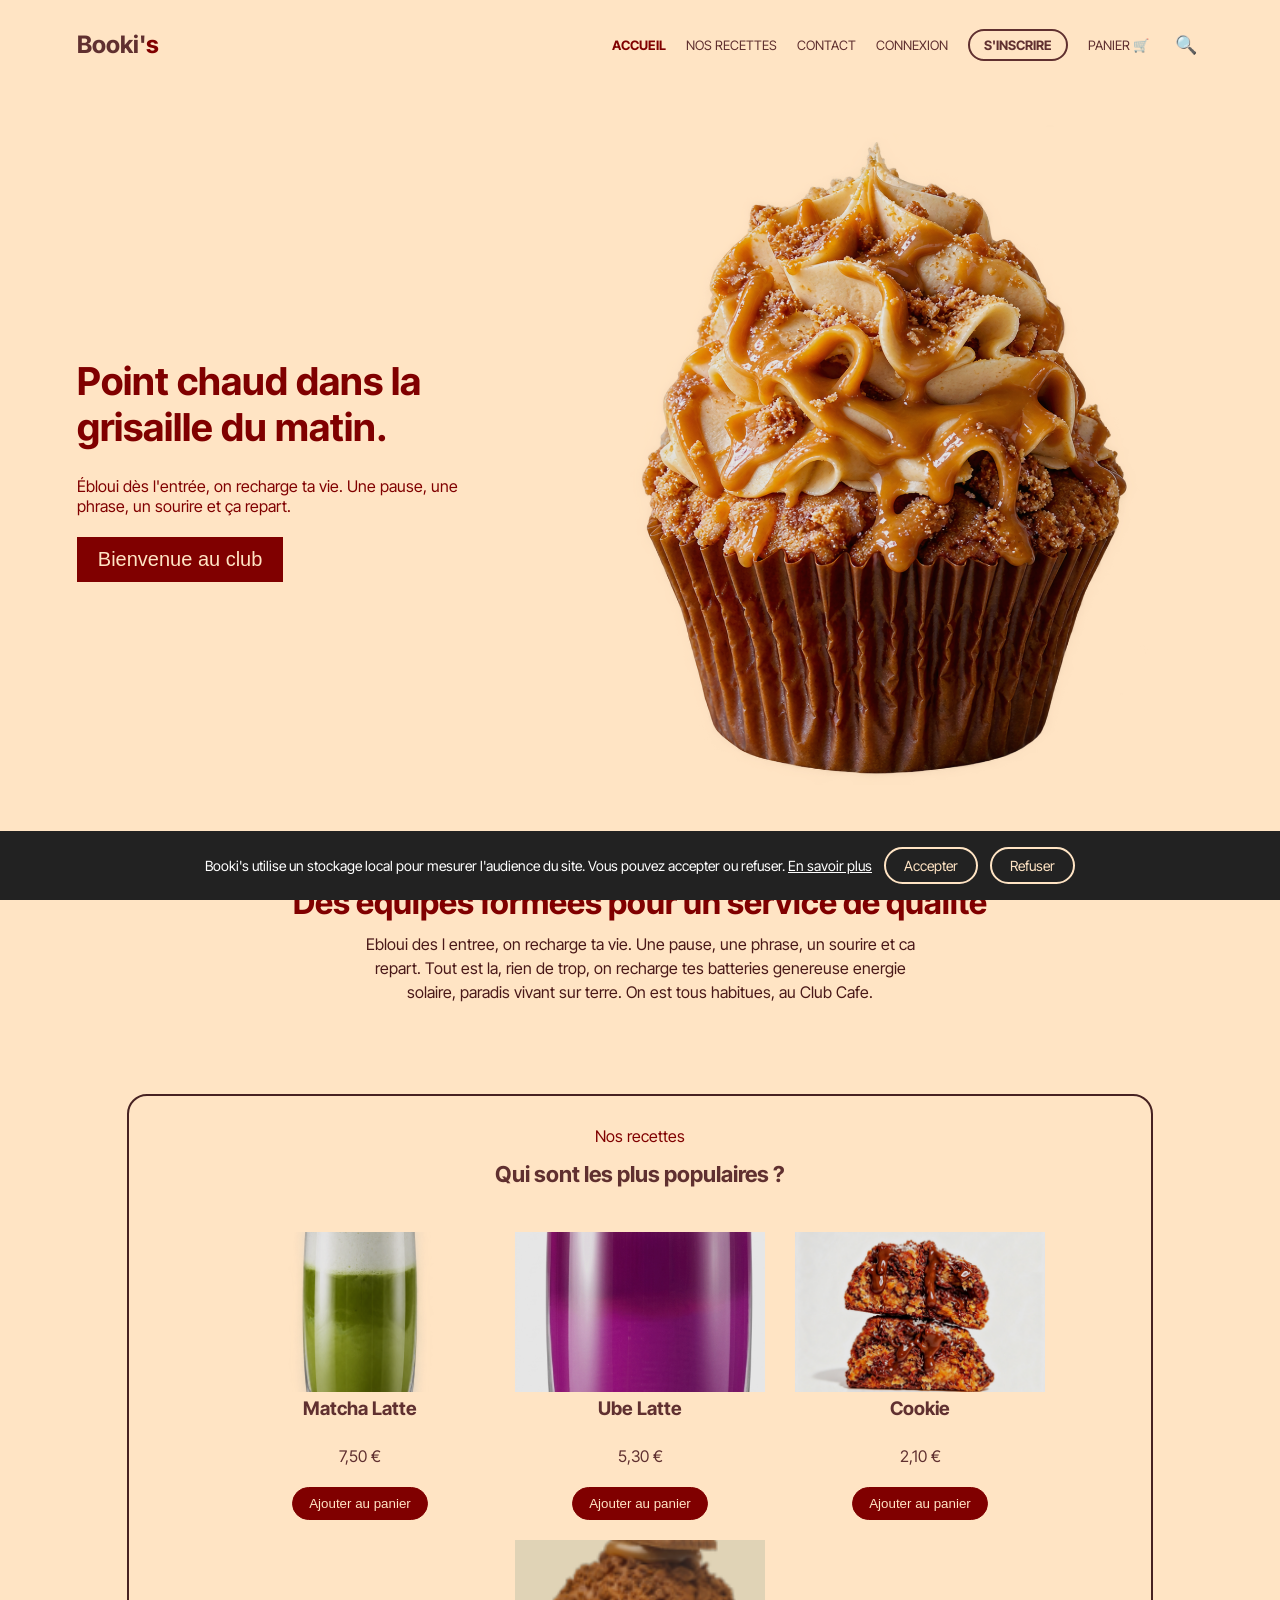
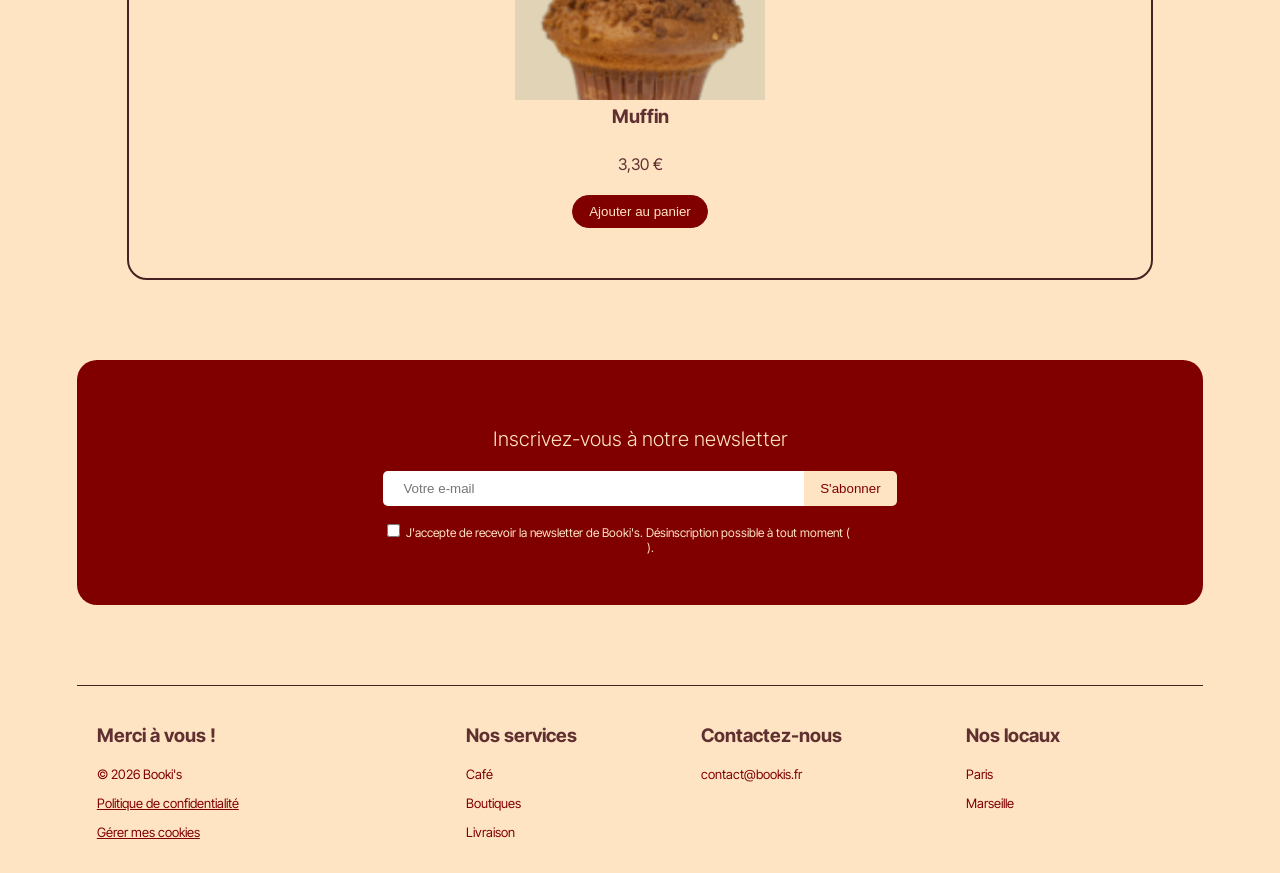
<file: index.html>
<!DOCTYPE html>
<html lang="fr">
<head>
    <meta charset="UTF-8">
    <meta name="viewport" content="width=device-width, initial-scale=1.0">
    <title>Booki's</title>
    <link rel="stylesheet" href="https://fonts.googleapis.com/css2?family=Inter+Tight:wght@100..900&display=swap">
    <link rel="stylesheet" href="style.css">
    <link rel="stylesheet" href="https://cdnjs.cloudflare.com/ajax/libs/font-awesome/6.5.1/css/all.min.css">
    <script src="java.js" defer></script>
</head>
<body>
    <nav id="nav" class="nav">
        <p class="logo"><a href="index.html">Booki'<span>s</span></a></p>
        <ul>
            <li id="label" onclick="mobile()"><i class="fas fa-bars"></i></li>
            <li><a href="#Accueil" class="nav-link active">Accueil</a></li>
            <li><a href="#recipes" class="nav-link">Nos recettes</a></li>
            <li><a href="contact.html">Contact</a></li>
            <li><a href="connexion.html" id="userLink">Connexion</a></li>
            <li><a href="inscription.html" id="signupLink" class="subscribe-btn">S'inscrire</a></li>
            <li id="logoutLi" style="display:none"><a href="#" id="logout">Déconnexion</a></li>
            <li><a href="panier.html"class="cart-link">Panier 🛒<span id="cart-count" class="badge" style="display:none">0</span></a></li>
            <li>
                <button id="searchBtn"aria-label="Rechercher">🔍</button>
                <input type="text" id="searchInput" placeholder="Rechercher..." style="display:none">
            </li>
        </ul>
    </nav>

    <header id="Accueil">
        <div class="left">
            <h1>Point chaud dans la grisaille du matin.</h1>
            <p>Ébloui dès l'entrée, on recharge ta vie. Une pause, une phrase, un sourire et ça repart.</p>
            <a href="inscription.html"><button>Bienvenue au club</button></a>
        </div>
        <div class="right">
            <img src="img/muffin.jpg" alt="Muffin du café Booki's">
        </div>
    </header>

    <section class="presentation">
        <div class="right">
            <h2>Booki's club</h2>
            <h3>Des équipes formées pour un service de qualité</h3>
            <p class="description">Ebloui des l entree, on recharge ta vie.
                   Une pause, une phrase, un sourire et ca repart.
                    Tout est la, rien de trop, on recharge
                    tes batteries genereuse energie solaire,
                      paradis vivant sur terre.
                       On est tous habitues, au Club Cafe.</p>
        </div>
    </section>

    <section id="recipes">
        <p class="mini-title">Nos recettes</p>
        <h2>Qui sont les plus populaires ?</h2>
        <div class="cards">
            <div class="card">
                <img src="img/Matcha Latte.png" alt="Matcha latte">
                <h3>Matcha Latte</h3>
                <p class="price">7,50 &euro;</p>
                <button class="add-btn" onclick="addToCart('Matcha Latte', 7.50)">Ajouter au panier</button>
            </div>
            <div class="card">
                <img src="img/Ube Latte.png" alt="Ube latte">
                <h3>Ube Latte</h3>
                <p class="price">5,30 &euro;</p>
                <button class="add-btn" onclick="addToCart('Ube Latte', 5.30)">Ajouter au panier</button>
            </div>
            <div class="card">
                <img src="img/Cookie.png" alt="Cookie">
                <h3>Cookie</h3>
                <p class="price">2,10 &euro;</p>
                <button class="add-btn" onclick="addToCart('Cookie', 2.10)">Ajouter au panier</button>
            </div>
            <div class="card">
                <img src="img/Muffin speculos.png" alt="Muffin au spéculos">
                <h3>Muffin</h3>
                <p class="price">3,30 &euro;</p>
                <button class="add-btn" onclick="addToCart('Muffin', 3.30)">Ajouter au panier</button>
            </div>
        </div>
    </section>

    <section id="newsletter">
        <h2>Inscrivez-vous à notre newsletter</h2>
        <form id="newsletter.html">
            <input type="email" name="email" placeholder="Votre e-mail" required>
            <button type="submit">S'abonner</button>
        </form>
        <label class="consent-line">
        <input type="checkbox" name="consent" id="newsletterConsent" required form="formNewsletter"> 
        J'accepte de recevoir la newsletter de Booki's. Désinscription possible à tout moment 
        (<a href="politique-de-confidentialite.html">en savoir plus</a>).</label>
    </section>

    <footer>
        <div class="column important">
            <h3>Merci à vous !</h3>
            <p>&copy; 2026 Booki's</p>
            <p><a href="politique-de-confidentialite.html">Politique de confidentialité</a></p>
            <p><a href="#" id="manageCookies">Gérer mes cookies</a></p>
        </div>
        <div class="column">
            <h3>Nos services</h3>
            <p>Café</p>
            <p>Boutiques</p>
            <p>Livraison</p>
        </div>
        <div class="column">
            <h3>Contactez-nous</h3>
            <p>contact@bookis.fr</p>
        </div>
        <div class="column">
            <h3>Nos locaux</h3>
            <p>Paris</p>
            <p>Marseille</p>
        </div>
    </footer>

    <div id="cookie-banner" style="display:none" role="dialog" aria-label="Cookies">
        <p>Booki's utilise un stockage local pour mesurer l'audience du site. Vous pouvez accepter ou refuser. <a href="politique-de-confidentialite.html">En savoir plus</a></p>
        <button id="cookie-accept">Accepter</button>
        <button id="cookie-refuse">Refuser</button>
    </div>
</body>
</html>
</file>
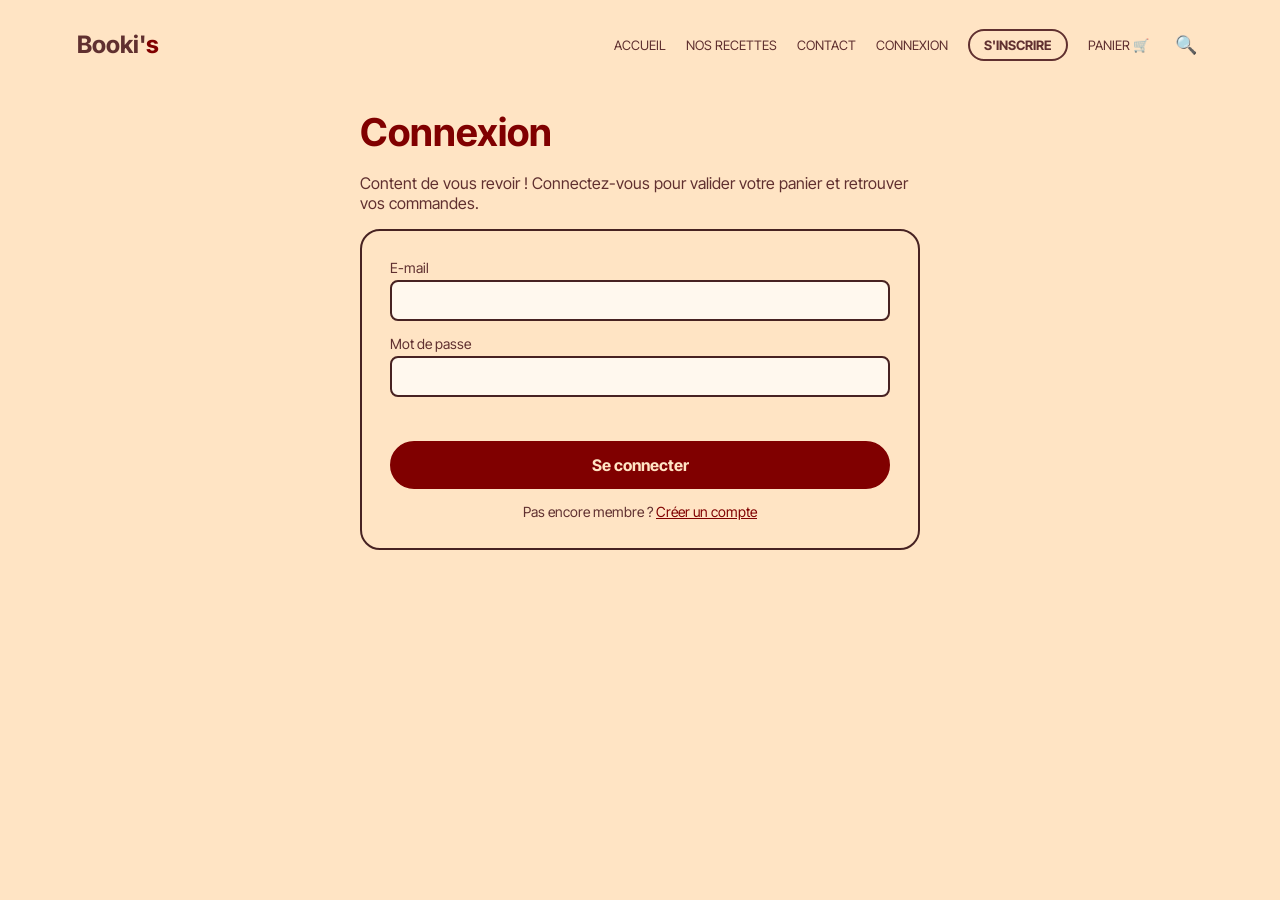
<file: compte.html>
<!DOCTYPE html>
<html lang="fr">
<head>
    <meta charset="UTF-8">
    <meta name="viewport" content="width=device-width, initial-scale=1.0">
    <title>Mon compte</title>  
    <link rel="stylesheet" href="https://fonts.googleapis.com/css2?family=Inter+Tight:wght@100..900&display=swap">
    <link rel="stylesheet" href="style.css">
    <link rel="stylesheet" href="https://cdnjs.cloudflare.com/ajax/libs/font-awesome/6.5.1/css/all.min.css">
    <script src="java.js" defer></script>
</head>
<body>
    <nav id="nav" class="nav">
        <p class="logo"><a href="index.html">Booki'<span>s</span></a></p>
        <ul>
            <li id="label" onclick="mobile()"><i class="fas fa-bars"></i></li>
            <li><a href="index.html#Accueil">Accueil</a></li>
            <li><a href="index.html#recipes">Nos recettes</a></li>
            <li><a href="contact.html">Contact</a></li>
            <li><a href="connexion.html" id="userLink">Connexion</a></li>
            <li><a href="inscription.html" id="signupLink" class="subscribe-btn">S'inscrire</a></li>
            <li id="logoutLi" style="display:none"><a href="#" id="logout">Déconnexion</a></li>
            <li><a href="panier.html" class="cart-link">Panier 🛒<span id="cart-count" class="badge" style="display:none">0</span></a></li>
            <li>
                <button id="searchBtn" aria-label="Rechercher">🔍</button>
                <input type="text" id="searchInput" placeholder="Rechercher..." style="display:none">
            </li>
        </ul>
    </nav>

    <main class="form-page wide">
    <h1 id="welcome">Mon compte</h1>
    <div class="form-card" id="account-info"></div>
    <h2>Mes commandes</h2>
    <div id="orders"></div>
    <h2>Mes données (RGPD)</h2>
    <div class="cart-actions">
        <button id="exportData" class="btn secondary">Télécharger mes données</button>
        <button id="deleteAccount" class="btn danger">Supprimer mon compte</button>
    </div>
</main>
</file>
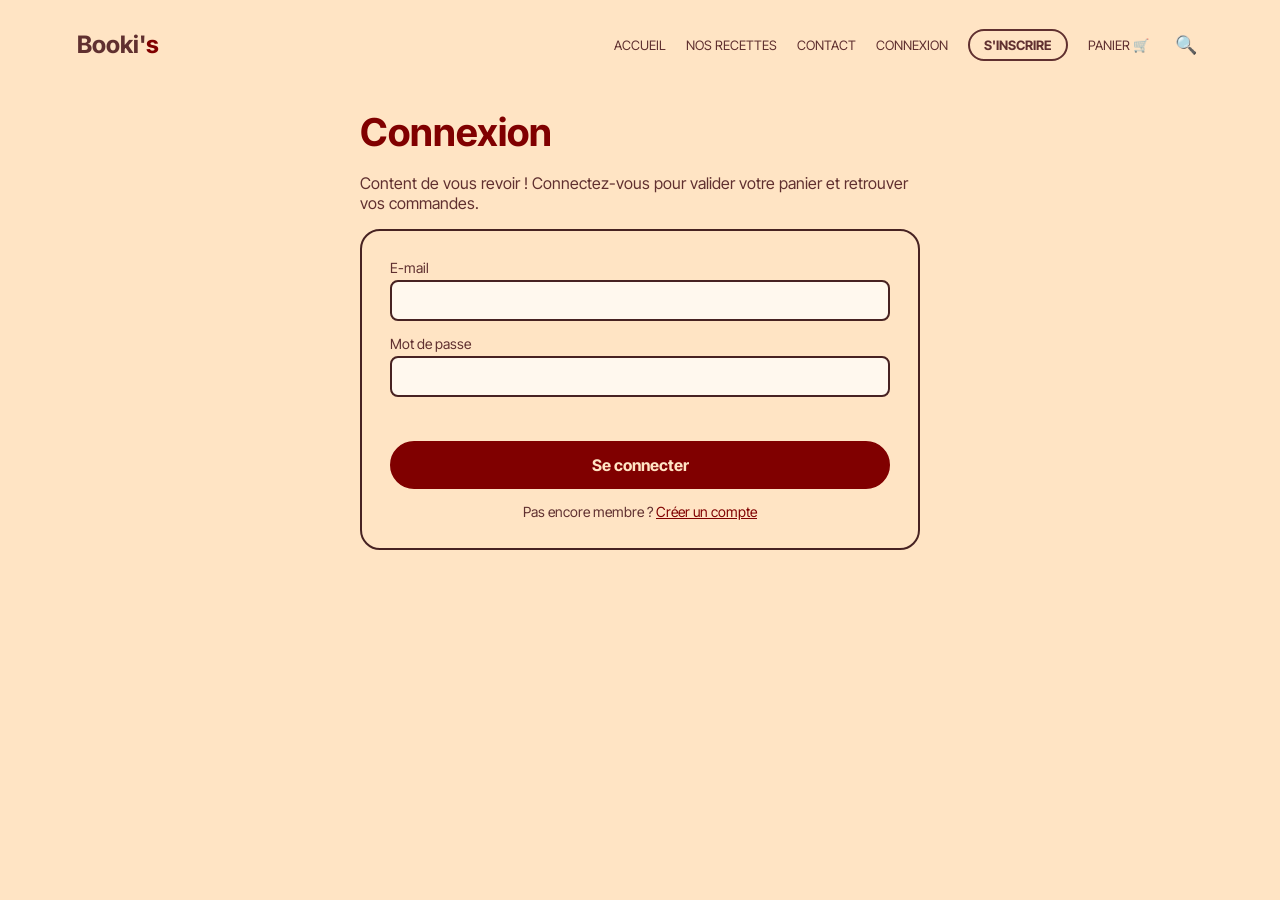
<file: connexion.html>
<!DOCTYPE html>
<html lang="fr">
<head>
    <meta charset="UTF-8">
    <meta name="viewport" content="width=device-width, initial-scale=1.0">
    <title>Connexion</title>
    <link rel="stylesheet" href="https://fonts.googleapis.com/css2?family=Inter+Tight:wght@100..900&display=swap">
    <link rel="stylesheet" href="style.css">
    <link rel="stylesheet" href="https://cdnjs.cloudflare.com/ajax/libs/font-awesome/6.5.1/css/all.min.css">
    <script src="java.js" defer></script>
</head>
<body>
    <nav id="nav" class="nav">
        <p class="logo"><a href="index.html">Booki'<span>s</span></a></p>
        <ul>
            <li id="label" onclick="mobile()"><i class="fas fa-bars"></i></li>
            <li><a href="index.html#Accueil">Accueil</a></li>
            <li><a href="index.html#recipes">Nos recettes</a></li>
            <li><a href="contact.html">Contact</a></li>
            <li><a href="connexion.html" id="userLink">Connexion</a></li>
            <li><a href="inscription.html" id="signupLink" class="subscribe-btn">S'inscrire</a></li>
            <li id="logoutLi" style="display:none"><a href="#" id="logout">Déconnexion</a></li>
            <li><a href="panier.html" class="cart-link">Panier 🛒<span id="cart-count" class="badge" style="display:none">0</span></a></li>
            <li>
                <button id="searchBtn" aria-label="Rechercher">🔍</button>
                <input type="text" id="searchInput" placeholder="Rechercher..." style="display:none">
            </li>
        </ul>
    </nav>

    <main class="form-page">
    <h1>Connexion</h1>
    <p class="form-intro">Content de vous revoir ! Connectez-vous pour valider votre panier et retrouver vos commandes.</p>
    <form id="formConnexion" class="form-card">
        <label>E-mail <input type="email" id="email" name="email" autocomplete="email" required></label>
        <label>Mot de passe <input type="password" id="mdp" name="mdp" autocomplete="current-password" required></label>
        <p id="form-msg" class="form-msg" role="alert"></p>
        <button type="submit" class="btn">Se connecter</button>
        <p class="alt">Pas encore membre ? <a href="inscription.html">Créer un compte</a></p>
    </form>
</main>
</file>
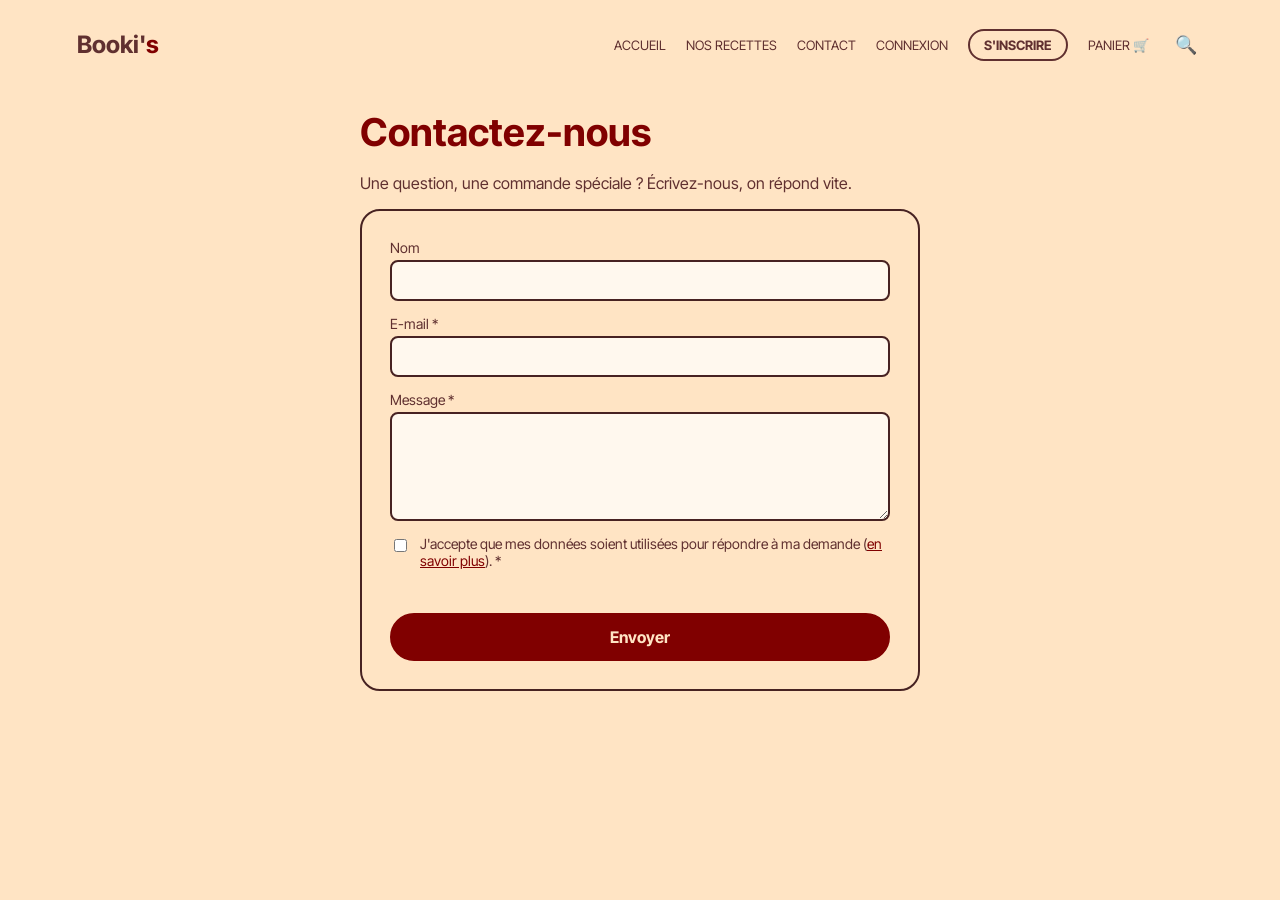
<file: contact.html>
<!DOCTYPE html>
<html lang="fr">
<head>
    <meta charset="UTF-8">
    <meta name="viewport" content="width=device-width, initial-scale=1.0">
    <title>Contactez-nous</title> 
    <link rel="stylesheet" href="https://fonts.googleapis.com/css2?family=Inter+Tight:wght@100..900&display=swap">
    <link rel="stylesheet" href="style.css">
    <link rel="stylesheet" href="https://cdnjs.cloudflare.com/ajax/libs/font-awesome/6.5.1/css/all.min.css">
    <script src="java.js" defer></script>
</head>
<body>
    <nav id="nav" class="nav">
        <p class="logo"><a href="index.html">Booki'<span>s</span></a></p>
        <ul>
            <li id="label" onclick="mobile()"><i class="fas fa-bars"></i></li>
            <li><a href="index.html#Accueil">Accueil</a></li>
            <li><a href="index.html#recipes">Nos recettes</a></li>
            <li><a href="contact.html">Contact</a></li>
            <li><a href="connexion.html" id="userLink">Connexion</a></li>
            <li><a href="inscription.html" id="signupLink" class="subscribe-btn">S'inscrire</a></li>
            <li id="logoutLi" style="display:none"><a href="#" id="logout">Déconnexion</a></li>
            <li><a href="panier.html" class="cart-link">Panier 🛒<span id="cart-count" class="badge" style="display:none">0</span></a></li>
            <li>
                <button id="searchBtn" aria-label="Rechercher">🔍</button>
                <input type="text" id="searchInput" placeholder="Rechercher..." style="display:none">
            </li>
        </ul>
    </nav>

    <main class="form-page">
    <h1>Contactez-nous</h1>
    <p class="form-intro">Une question, une commande spéciale ? Écrivez-nous, on répond vite.</p>
    <form id="formContact" class="form-card">
        <label>Nom  <input type="text" name="nom" required></label>
        <label>E-mail * <input type="email" name="email" required></label>
        <label>Message * <textarea name="message" rows="5" required></textarea></label>
        <label class="check"><input type="checkbox" name="consent" required>
            <span>J'accepte que mes données soient utilisées pour répondre à ma demande
            (<a href="politique-de-confidentialite.html" target="_blank">en savoir plus</a>). *</span></label>
        <p id="form-msg" class="form-msg" role="alert"></p>
        <button type="submit" class="btn">Envoyer</button>
    </form>
</main>
</file>
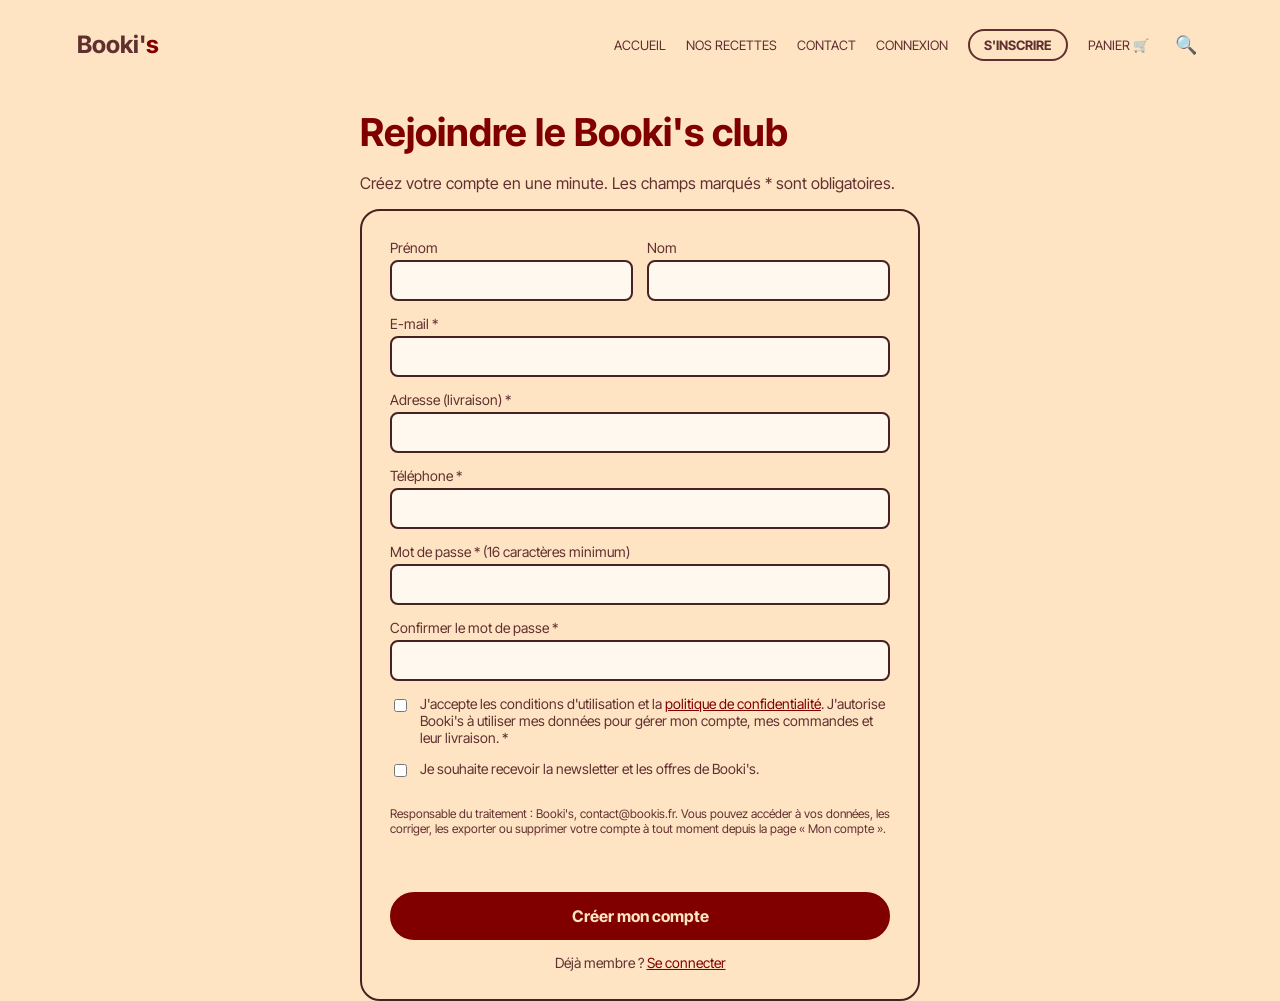
<file: inscription.html>
<!DOCTYPE html>
<html lang="fr">
<head>
    <meta charset="UTF-8">
    <meta name="viewport" content="width=device-width, initial-scale=1.0">
    <title>Inscription – Booki's</title>
    <link rel="stylesheet" href="https://fonts.googleapis.com/css2?family=Inter+Tight:wght@100..900&display=swap">
    <link rel="stylesheet" href="style.css">
    <link rel="stylesheet" href="https://cdnjs.cloudflare.com/ajax/libs/font-awesome/6.5.1/css/all.min.css">
    <script src="java.js" defer></script>
</head>
<body>
    <nav id="nav" class="nav">
        <p class="logo"><a href="index.html">Booki'<span>s</span></a></p>
        <ul>
            <li id="label" onclick="mobile()"><i class="fas fa-bars"></i></li>
            <li><a href="index.html#Accueil">Accueil</a></li>
            <li><a href="index.html#recipes">Nos recettes</a></li>
            <li><a href="contact.html">Contact</a></li>
            <li><a href="connexion.html" id="userLink">Connexion</a></li>
            <li><a href="inscription.html" id="signupLink" class="subscribe-btn">S'inscrire</a></li>
            <li id="logoutLi" style="display:none"><a href="#" id="logout">Déconnexion</a></li>
            <li><a href="panier.html" class="cart-link">Panier 🛒<span id="cart-count" class="badge" style="display:none">0</span></a></li>
            <li>
                <button id="searchBtn" aria-label="Rechercher">🔍</button>
                <input type="text" id="searchInput" placeholder="Rechercher..." style="display:none">
            </li>
        </ul>
    </nav>

    <main class="form-page">
        <h1>Rejoindre le Booki's club</h1>
        <p class="form-intro">Créez votre compte en une minute. Les champs marqués * sont obligatoires.</p>
        <form id="formInscription" class="form-card">
            <div class="row">
                <label>Prénom  <input type="text" name="prenom" autocomplete="given-name" required></label>
                <label>Nom  <input type="text" name="nom" autocomplete="family-name" required></label>
            </div>
            <label>E-mail * <input type="email" name="email" autocomplete="email" required></label>
            <label>Adresse (livraison) * <input type="text" name="adresse" autocomplete="street-address" required></label>
            <label>Téléphone * <input type="tel" name="telephone" autocomplete="tel" pattern="[0-9 +.]{10,16}" title="10 chiffres minimum" required></label>
            <label>Mot de passe * (16 caractères minimum) <input type="password" name="mdp" minlength="8" autocomplete="new-password" required></label>
            <label>Confirmer le mot de passe * <input type="password" name="mdp2" minlength="8" autocomplete="new-password" required></label>

            <label class="check"><input type="checkbox" name="cgu" required>
                <span>J'accepte les conditions d'utilisation et la <a href="politique-de-confidentialite.html" target="_blank">politique de confidentialité</a>. J'autorise Booki's à utiliser mes données pour gérer mon compte, mes commandes et leur livraison. *</span></label>
            <label class="check"><input type="checkbox" name="newsletter">
                <span>Je souhaite recevoir la newsletter et les offres de Booki's.</span></label>

            <p class="small">Responsable du traitement : Booki's, contact@bookis.fr. Vous pouvez accéder à vos données, les corriger, les exporter ou supprimer votre compte à tout moment depuis la page « Mon compte ».</p>
            <p id="form-msg" class="form-msg" role="alert"></p>
            <button type="submit" class="btn">Créer mon compte</button>
            <p class="alt">Déjà membre ? <a href="connexion.html">Se connecter</a></p>
        </form>
    </main>
</file>
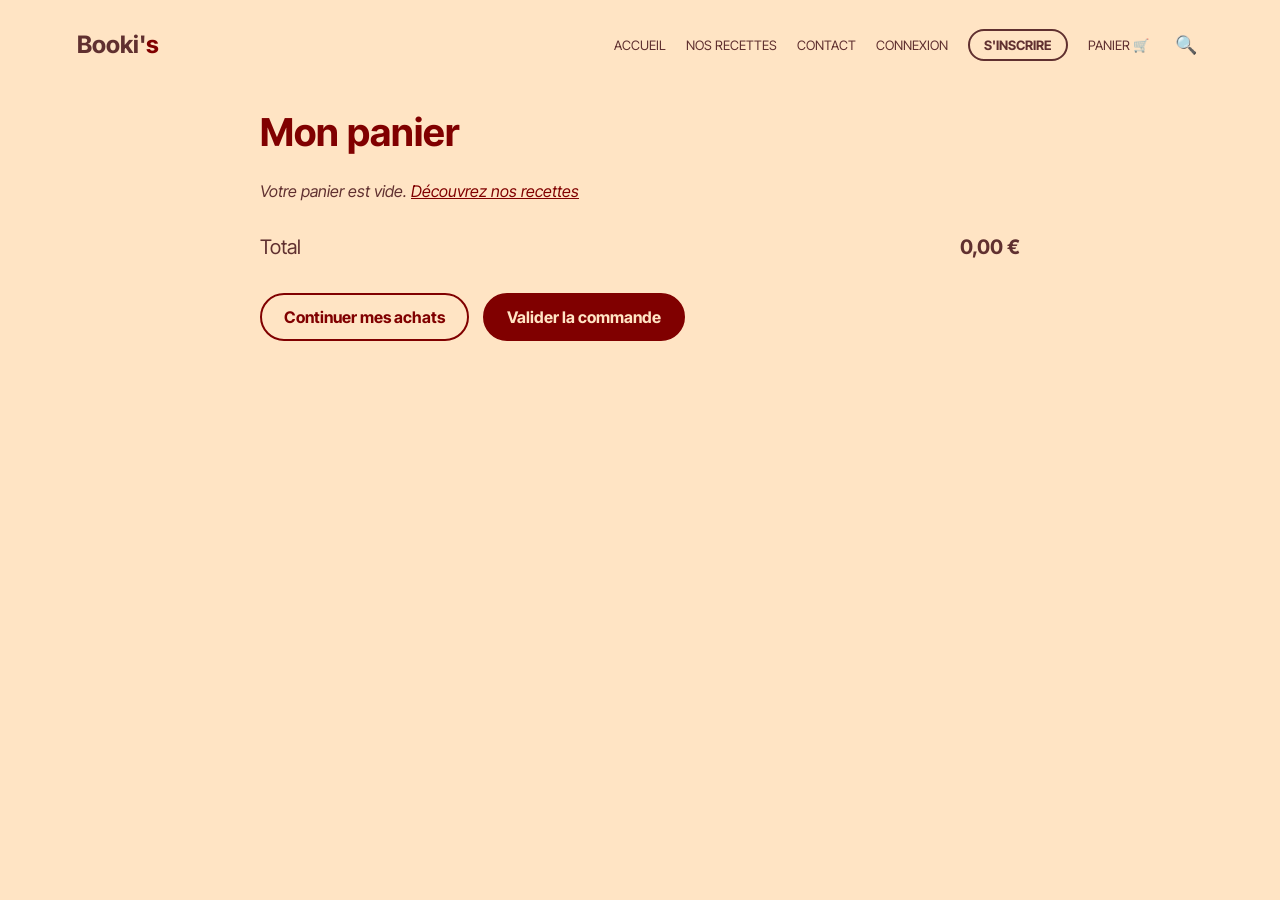
<file: panier.html>
<!DOCTYPE html>
<html lang="fr">
<head>
    <meta charset="UTF-8">
    <meta name="viewport" content="width=device-width, initial-scale=1.0">
    <title>Mon Panier</title>   
    <link rel="stylesheet" href="https://fonts.googleapis.com/css2?family=Inter+Tight:wght@100..900&display=swap">
    <link rel="stylesheet" href="style.css">
    <link rel="stylesheet" href="https://cdnjs.cloudflare.com/ajax/libs/font-awesome/6.5.1/css/all.min.css">
    <script src="java.js" defer></script>
</head>
<body>
    <nav id="nav" class="nav">
        <p class="logo"><a href="index.html">Booki'<span>s</span></a></p>
        <ul>
            <li id="label" onclick="mobile()"><i class="fas fa-bars"></i></li>
            <li><a href="index.html#Accueil">Accueil</a></li>
            <li><a href="index.html#recipes">Nos recettes</a></li>
            <li><a href="contact.html">Contact</a></li>
            <li><a href="connexion.html" id="userLink">Connexion</a></li>
            <li><a href="inscription.html" id="signupLink" class="subscribe-btn">S'inscrire</a></li>
            <li id="logoutLi" style="display:none"><a href="#" id="logout">Déconnexion</a></li>
            <li><a href="panier.html" class="cart-link">Panier 🛒<span id="cart-count" class="badge" style="display:none">0</span></a></li>
            <li>
                <button id="searchBtn" aria-label="Rechercher">🔍</button>
                <input type="text" id="searchInput" placeholder="Rechercher..." style="display:none">
            </li>
        </ul>
    </nav>

    <main class="form-page wide">
    <h1>Mon panier</h1>
    <div id="cart-items"></div>
    <div class="cart-total"><span>Total</span><strong id="total">0,00 €</strong></div>
    <p id="form-msg" class="form-msg" role="alert"></p>
    <div class="cart-actions">
        <a href="index.html#recipes" class="btn secondary">Continuer mes achats</a>
        <button id="checkout" class="btn">Valider la commande</button>
    </div>
</main>
</file>
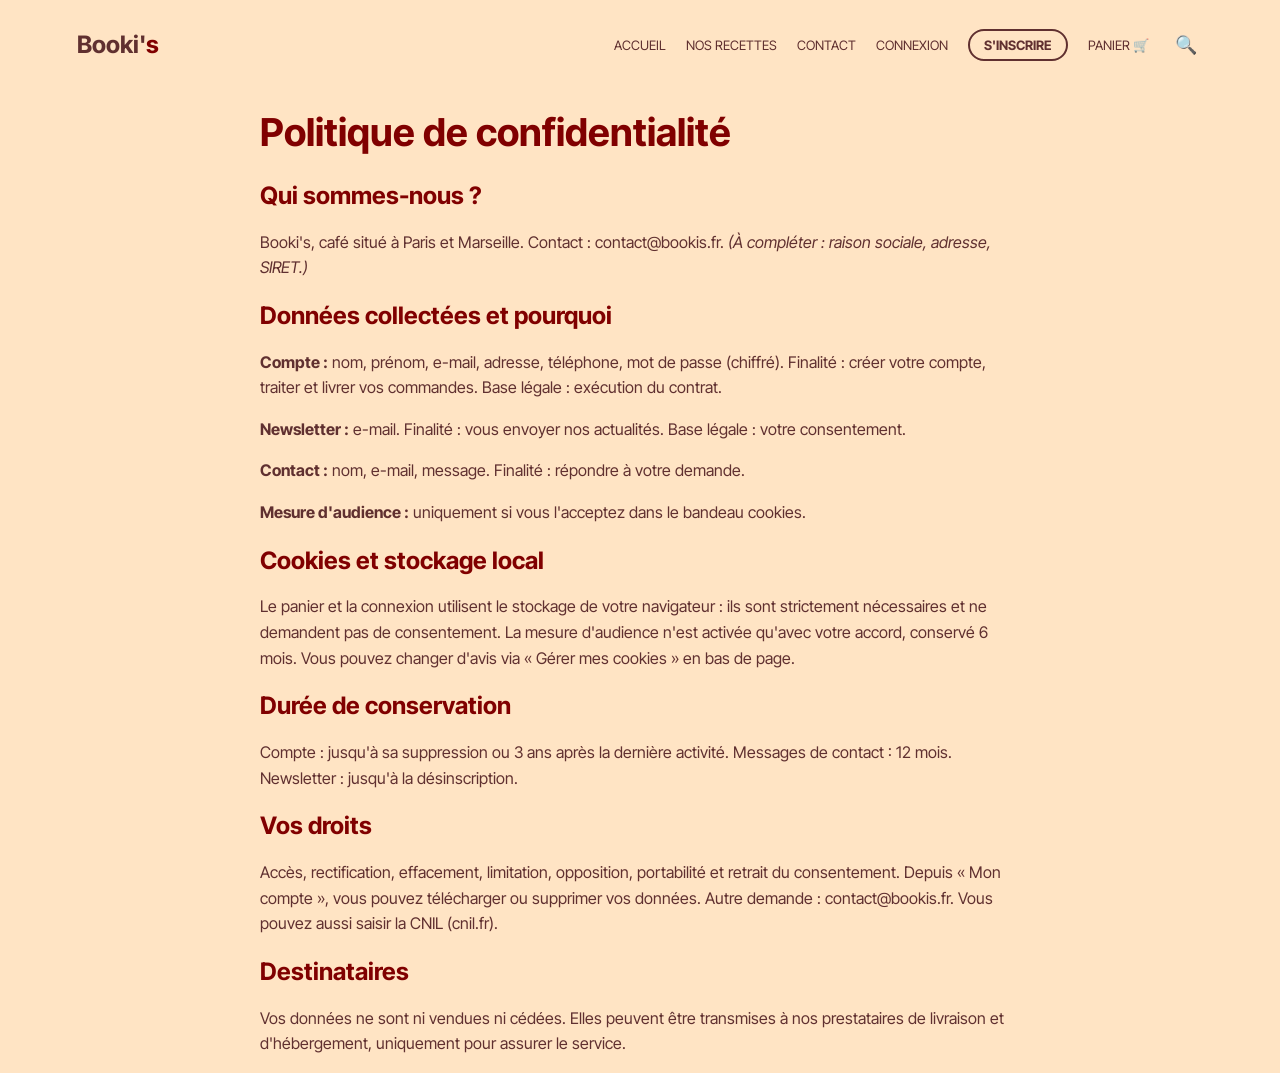
<file: politique de confidentialite.html>
<!DOCTYPE html>
<html lang="fr">
<head>
    <meta charset="UTF-8">
    <meta name="viewport" content="width=device-width, initial-scale=1.0">
    <title>Politique de confidentialite</title>  
    <link rel="stylesheet" href="https://fonts.googleapis.com/css2?family=Inter+Tight:wght@100..900&display=swap">
    <link rel="stylesheet" href="style.css">
    <link rel="stylesheet" href="https://cdnjs.cloudflare.com/ajax/libs/font-awesome/6.5.1/css/all.min.css">
    <script src="java.js" defer></script>
</head>
<body>
    <nav id="nav" class="nav">
        <p class="logo"><a href="index.html">Booki'<span>s</span></a></p>
        <ul>
            <li id="label" onclick="mobile()"><i class="fas fa-bars"></i></li>
            <li><a href="index.html#Accueil">Accueil</a></li>
            <li><a href="index.html#recipes">Nos recettes</a></li>
            <li><a href="contact.html">Contact</a></li>
            <li><a href="connexion.html" id="userLink">Connexion</a></li>
            <li><a href="inscription.html" id="signupLink" class="subscribe-btn">S'inscrire</a></li>
            <li id="logoutLi" style="display:none"><a href="#" id="logout">Déconnexion</a></li>
            <li><a href="panier.html" class="cart-link">Panier 🛒<span id="cart-count" class="badge" style="display:none">0</span></a></li>
            <li>
                <button id="searchBtn" aria-label="Rechercher">🔍</button>
                <input type="text" id="searchInput" placeholder="Rechercher..." style="display:none">
            </li>
        </ul>
    </nav>


    <main class="form-page wide legal">
    <h1>Politique de confidentialité</h1>
    <h2>Qui sommes-nous ?</h2>
    <p>Booki's, café situé à Paris et Marseille. Contact : contact@bookis.fr. <em>(À compléter : raison sociale, adresse, SIRET.)</em></p>
    <h2>Données collectées et pourquoi</h2>
    <p><strong>Compte :</strong> nom, prénom, e-mail, adresse, téléphone, mot de passe (chiffré). Finalité : créer votre compte, traiter et livrer vos commandes. Base légale : exécution du contrat.</p>
    <p><strong>Newsletter :</strong> e-mail. Finalité : vous envoyer nos actualités. Base légale : votre consentement.</p>
    <p><strong>Contact :</strong> nom, e-mail, message. Finalité : répondre à votre demande.</p>
    <p><strong>Mesure d'audience :</strong> uniquement si vous l'acceptez dans le bandeau cookies.</p>
    <h2>Cookies et stockage local</h2>
    <p>Le panier et la connexion utilisent le stockage de votre navigateur : ils sont strictement nécessaires et ne demandent pas de consentement. La mesure d'audience n'est activée qu'avec votre accord, conservé 6 mois. Vous pouvez changer d'avis via « Gérer mes cookies » en bas de page.</p>
    <h2>Durée de conservation</h2>
    <p>Compte : jusqu'à sa suppression ou 3 ans après la dernière activité. Messages de contact : 12 mois. Newsletter : jusqu'à la désinscription.</p>
    <h2>Vos droits</h2>
    <p>Accès, rectification, effacement, limitation, opposition, portabilité et retrait du consentement. Depuis « Mon compte », vous pouvez télécharger ou supprimer vos données. Autre demande : contact@bookis.fr. Vous pouvez aussi saisir la CNIL (cnil.fr).</p>
    <h2>Destinataires</h2>
    <p>Vos données ne sont ni vendues ni cédées. Elles peuvent être transmises à nos prestataires de livraison et d'hébergement, uniquement pour assurer le service.</p>
</main>
</file>
<file: style.css>
:root {
    --maroon: #800000;
    --brown: rgb(71, 34, 34);
    --bisque: bisque;
    --text: rgb(96, 48, 48);
}

* {
    box-sizing: border-box;
}

html {
    scroll-behavior: smooth;
}

body {
    font-family: "Inter Tight", sans-serif;
    margin: 0;
    padding: 20px 6% 0 6%;
    background-color: var(--bisque);
    color: var(--text);
}

h1 {
    font-size: clamp(1.8rem, 3vw, 2.8rem);
}

img {
    max-width: 100%;
    filter: brightness(90%);
    transition: filter 0.5s;
}

img:hover {
    filter: brightness(100%);
}

.description {
    color: var(--maroon);
    font-size: 15px;
}

.mini-title {
    color: var(--maroon);
}


nav {
    display: flex;
    justify-content: space-between;
    align-items: center;
    position: sticky;
    top: 0;
    background-color: var(--bisque);
    z-index: 10;
}

nav .logo {
    font-size: 24px;
    font-weight: bold;
    margin: 10px 0;
}

nav .logo span {
    color: var(--maroon);
}

nav ul {
    display: flex;
    list-style-type: none;
    align-items: center;
    margin: 0;
    padding: 0;
}

nav ul li {
    margin-right: 20px;
    text-transform: uppercase;
    font-size: 13px;
}

nav ul li:last-child {
    margin-right: 0;
}

nav ul a {
    text-decoration: none;
    color: inherit;
}

nav ul li:hover > a:not(.subscribe-btn) {
    color: var(--maroon);
}

nav ul #label {
    display: none;
    cursor: pointer;
}

.nav-link.active {
    color: var(--maroon);
    font-weight: bold;
}

.subscribe-btn {
    display: inline-block;
    padding: 6px 14px;
    border: 2px solid var(--text);
    border-radius: 25px;
    color: var(--text);
    font-weight: bold;
    transition: all 0.3s;
}

.subscribe-btn:hover {
    background-color: var(--text);
    color: var(--bisque);
}

#searchBtn {
    background: none;
    border: none;
    font-size: 18px;
    cursor: pointer;
}

#searchInput {
    border: 2px solid var(--brown);
    background-color: #922323;
    color: var(--bisque);
    height: 40px;
    line-height: 40px;
    padding: 0 12px;
    border-radius: 20px;
    outline: none;
}

#searchInput::placeholder {
    color: var(--bisque);
}



header {
    margin-top: 5%;
    display: grid;
    grid-template-columns: repeat(5, 1fr);
    column-gap: 40px;
    align-items: center;
    color: var(--maroon);
}

header .left {
    grid-column: 1 / 3;
}

header .right {
    grid-column: 3 / 6;
}

header .right img {
    width: 100%;
    height: auto;
}

header .left button {
    margin-top: 5px;
    padding: 10px 20px;
    background-color: var(--maroon);
    color: var(--bisque);
    border: 1px solid var(--maroon);
    font-size: 20px;
    cursor: pointer;
    transition: all 0.5s;
}

header .left button:hover {
    background-color: var(--brown);
    border-color: var(--brown);
}





.presentation {
    display: flex;
    align-items: center;
    justify-content: center;
    padding: 60px 80px;
    color: var(--maroon);
}

.presentation .right h2 {
    text-align: center;
    font-size: 20px;
    text-transform: uppercase;
    letter-spacing: 2px;
    margin: 0 0 10px 0;
}

.presentation .right h3 {
    text-align: center;
    font-size: clamp(1.4rem, 2.5vw, 2rem);
    margin: 0 0 10px 0;
}

.presentation .right p {
    text-align: center;
    width: 60%;
    margin: 0 auto;
    line-height: 1.5;
    font-size: 16px;
    color: rgb(73, 24, 24);
}










#recipes {
    display: flex;
    flex-direction: column;
    justify-content: center;
    align-items: center;
    border: 2px solid var(--brown);
    border-radius: 20px;
    padding: 30px 20px;
    margin: 30px 50px;
}

#recipes .mini-title {
    margin: 0 0 10px 0;
    font-size: 16px;
}

#recipes h2 {
    text-align: center;
    font-size: 22px;
    margin: 5px 0 30px 0;
}

#recipes .cards {
    display: flex;
    flex-wrap: wrap;
    justify-content: center;
    gap: 20px;
    margin-top: 15px;
    padding-bottom: 20px;
}

#recipes .cards .card {
    display: flex;
    flex-direction: column;
    align-items: center;
    width: 260px;
}

#recipes .cards .card h3 {
    margin: 5px 0 10px 0;
    text-align: center;
}

#recipes .cards .card img {
    width: 250px;
    height: 160px;
    object-fit: cover;
}

.add-btn {
    margin-top: 5px;
    padding: 8px 16px;
    background-color: var(--maroon);
    color: var(--bisque);
    border: 1px solid var(--maroon);
    border-radius: 20px;
    cursor: pointer;
    transition: all 0.3s;
}

.add-btn:hover {
    background-color: var(--brown);
    border-color: var(--brown);
}










#newsletter {
    margin-top: 80px;
    background-color: var(--maroon);
    color: var(--bisque);
    padding: 50px;
    border-radius: 20px;
    display: flex;
    flex-direction: column;
    align-items: center;
}

#newsletter h2 {
    font-size: 20px;
    font-weight: 300;
    margin-bottom: 20px;
}

#newsletter form {
    display: flex;
    width: 50%;
}

#newsletter form input {
    width: 100%;
    padding: 10px 20px;
    border: none;
    border-top-left-radius: 5px;
    border-bottom-left-radius: 5px;
    outline: none;
}

#newsletter form button {
    background-color: var(--bisque);
    color: var(--maroon);
    border: none;
    padding: 0 16px;
    border-top-right-radius: 5px;
    border-bottom-right-radius: 5px;
    cursor: pointer;
}











footer {
    margin-top: 80px;
    display: flex;
    padding: 20px;
    border-top: 1px solid var(--brown);
}

footer .column {
    flex-grow: 1;
    margin-right: 20px;
}

footer .important {
    flex-grow: 2;
}

footer .column p {
    color: var(--maroon);
    font-size: 13px;
}

footer .column p:hover {
    color: var(--brown);
}






#cookie-banner {
    position: fixed;
    bottom: 0; 
    left: 0; 
    right: 0;
    background: #222; 
    color: #fff;
    padding: 16px; 
    display: flex; 
    gap: 12px; 
    align-items: center; 
    justify-content: center;
    flex-wrap: wrap; 
    z-index: 9999; 
    font-size: 14px;
}
#cookie-banner p {
     margin: 0; 
    }

#cookie-banner a { 
    color: #fff; 
    text-decoration: underline; 
}

#cookie-banner button {
    padding: 8px 18px; 
    border-radius: 20px; 
    border: 2px solid var(--bisque);
    background: none; 
    color: var(--bisque); 
    font: inherit; 
    cursor: pointer;
}

#cookie-banner button:hover { 
    background: var(--bisque); 
    color: #222;
 }


 @media (max-width: 900px) {
    header {
        grid-template-columns: 1fr;
        row-gap: 20px;
    }

    header .left,
    header .right {
        grid-column: 1;
    }

    .presentation {
        padding: 40px 20px;
    }

    .presentation .right p {
        width: 90%;
    }

    #recipes {
        margin: 30px 0;
    }

    #newsletter form {
        width: 80%;
    }
}



@media (max-width: 600px) {
    nav {
        flex-wrap: wrap;
    }

    nav ul {
        flex-direction: column;
        align-items: flex-start;
        width: 100%;
    }

    nav ul li:not(#label) {
        display: none;
    }

    nav ul #label {
        display: block;
        position: absolute;
        right: 0;
        top: 14px;
        font-size: 22px;
        margin: 0;
    }

    nav.responsive ul li:not(#label) {
        display: block;
        margin: 10px 0;
    }

    header {
        margin-top: 40px;
    }

    #newsletter {
        padding: 30px 20px;
    }

    #newsletter h2 {
        text-align: center;
    }

    #newsletter form {
        width: 100%;
    }

    footer {
        flex-direction: column;
    }

    footer .column {
        margin-right: 0;
        margin-bottom: 15px;
    }
   
    nav .logo a {
        text-decoration: none; 
        color: inherit; 
    }

    .cart-link { 
        display: inline-flex; 
        align-items: center; 
        gap: 4px; 
    }
    .badge {
    min-width: 20px; 
    height: 20px; 
    padding: 0 6px; 
    border-radius: 10px;
    background: var(--maroon); 
    color: var(--bisque);
    font-size: 12px; 
    font-weight: bold; 
    align-items: center; 
    justify-content: center;
}
.badge.bump { 
    animation: bump 0.4s;
 }

@keyframes bump { 50% { transform: scale(1.5); } }
 
#toast {
    position: fixed; 
    top: 80px; 
    right: 20px;
     z-index: 10000;
    background: var(--maroon); 
    color: var(--bisque);
    padding: 12px 20px; 
    border-radius: 10px; 
    font-size: 14px;
    opacity: 0; 
    transform: translateY(-10px);
     pointer-events: none;
    transition: all 0.3s;
}
#toast.show {
     opacity: 1; 
     transform: none;
     }
 
.consent-line { 
    margin-top: 15px; 
    font-size: 12px; 
    max-width: 50%; 
    text-align: center;
 }
.consent-line a { 
    color: var(--bisque);
 }
 
.form-page { 
    max-width: 560px; 
    margin: 40px auto 0; 
}
.form-page.wide {
     max-width: 760px; 
    }

.form-page h1, .form-page h2 { 
    color: var(--maroon);
 }
.form-intro {
     margin-top: -8px; 
    }
.form-card {
    display: flex; 
    flex-direction: column;
     gap: 14px;
    border: 2px solid var(--brown); 
    border-radius: 20px; 
    padding: 28px;
}
.form-card label { 
    display: flex;
    flex-direction: column;
    gap: 4px; 
    font-size: 14px;
 }
.form-card .row { 
    display: flex; 
    gap: 14px; 
}
.form-card .row label { 
    flex: 1; 
}
.form-card input[type="text"], .form-card input[type="email"], .form-card input[type="tel"],
.form-card input[type="password"], .form-card textarea {

    padding: 10px 12px; 
    border: 2px solid var(--brown); 
    border-radius: 8px;
    background: #fff8ee; 
    font: inherit; 
    color: var(--brown);
}
.form-card input:focus, .form-card textarea:focus { 
    outline: 2px solid var(--maroon);
 }
.form-card label.check { 
    flex-direction: row;
     align-items: flex-start; 
     gap: 10px; 
    }
.form-card label.check input { 
    margin-top: 4px; 
    accent-color: var(--maroon); 
}
.small { 
    font-size: 12px;
 }
.alt { 
    text-align: center;
     font-size: 14px; 
     margin: 0;
     }
.alt a, .form-page a:not(.btn), .consent-line a { 
    color: var(--maroon);
 }
.form-msg { 
    color: #b00020;
     min-height: 1em; 
     margin: 0; 
     font-weight: bold;
     }
 
.btn {
    display: inline-block; 
    text-align: center; 
    text-decoration: none;
    padding: 12px 22px; 
    background: var(--maroon); 
    color: var(--bisque);
    border: 2px solid var(--maroon);
     border-radius: 25px;
    font: inherit; 
    font-weight: bold;
    cursor: pointer;
    transition: all 0.3s;
}
.btn:hover { 
    background: var(--brown);
     border-color: var(--brown);
     }
.btn.secondary { 
    background: transparent;
     color: var(--maroon); 
    }
.btn.secondary:hover { 
    background: var(--maroon); 
    color: var(--bisque);
 }
.btn.danger { 
    background: #b00020;
    border-color: #b00020;
 }
 
.cart-row {
    display: grid; 
    grid-template-columns: 1fr auto auto auto;
    gap: 16px;
    align-items: center;
    padding: 14px 0;
    border-bottom: 1px solid var(--brown);
}
.qty { 
    display: inline-flex; 
    align-items: center; 
    gap: 10px;
 }
.qty button, .remove {
    width: 28px; 
    height: 28px; 
    border-radius: 50%; 
    border: 2px solid var(--maroon);
    background: none; 
    color: var(--maroon); 
    cursor: pointer; 
    font-weight: bold;
}
.qty button:hover, .remove:hover { 
    background: var(--maroon); 
    color: var(--bisque);
 }
.cart-price { 
    min-width: 80px; 
    text-align: right; 
    font-weight: bold; 
}
.cart-total { 
    display: flex; 
    justify-content: space-between; 
    font-size: 20px; 
    padding: 18px 0; 
}
.cart-actions { 
    display: flex; 
    gap: 14px; 
    flex-wrap: wrap; 
}
.empty { 
    font-style: italic; 
}
.order {
    border: 2px solid var(--brown); 
    border-radius: 12px; 
    padding: 4px 16px; 
    margin-bottom: 12px;
 }
.legal p { 
    line-height: 1.6;
 }
footer .column a {
     color: var(--maroon); 
     font-size: 13px;
     }
 
@media (max-width: 600px) {
    .form-card .row { flex-direction: column; }
    .consent-line { max-width: 100%; }
    .cart-row { grid-template-columns: 1fr auto; }
}
 
}

nav .logo a { 
    text-decoration: none; 
    color: inherit;
 }
.cart-link { 
    display: inline-flex; 
    align-items: center; 
    gap: 4px; 
}
.badge {
    min-width: 20px; 
    height: 20px; 
    padding: 0 6px; 
    border-radius: 10px;
    background: var(--maroon); 
    color: var(--bisque);
    font-size: 12px; 
    font-weight: bold; 
    align-items: center; 
    justify-content: center;
}
.badge.bump {
     animation: bump 0.4s; 
    }
@keyframes bump { 50% { 
    transform: scale(1.5); 
} }


#toast {
    position: fixed; 
    top: 80px; 
    right: 20px; 
    z-index: 10000;
    background: var(--maroon); 
    color: var(--bisque);
    padding: 12px 20px; 
    border-radius: 10px; 
    font-size: 14px;
    opacity: 0; 
    transform: translateY(-10px); 
    pointer-events: none;
    transition: all 0.3s;
}
#toast.show { 
    opacity: 1; 
    transform: none; 
}


.consent-line { 
    margin-top: 15px; 
    font-size: 12px;
     max-width: 50%; 
     text-align: center;
     }
.consent-line a { 
    color: var(--bisque); 
}


.form-page { 
    max-width: 560px; 
    margin: 40px auto 0;
 }
.form-page.wide { 
    max-width: 760px; 
}
.form-page h1, .form-page h2 { 
    color: var(--maroon); 
}
.form-intro {
    margin-top: -8px; 
}
.form-card {
    display: flex;
    flex-direction: column; 
    gap: 14px;
    border: 2px solid var(--brown); 
    border-radius: 20px; 
    padding: 28px;
}
.form-card label { 
    display: flex; 
    flex-direction: column; 
    gap: 4px; 
    font-size: 14px; 
}
.form-card .row { display: flex;
     gap: 14px;
     }
.form-card .row label { 
    flex: 1; 
}
.form-card input[type="text"], .form-card input[type="email"], .form-card input[type="tel"],
.form-card input[type="password"], .form-card textarea {
    padding: 10px 12px; 
    border: 2px solid var(--brown); 
    border-radius: 8px;
    background: #fff8ee; 
    font: inherit;
     color: var(--brown);
}
.form-card input:focus, .form-card textarea:focus {
     outline: 2px solid var(--maroon); 
    }
.form-card label.check { 
    flex-direction: row; 
    align-items: flex-start; 
    gap: 10px;
 }
.form-card label.check input { 
    margin-top: 4px; 
    accent-color: var(--maroon); 
}
.small {
     font-size: 12px; 
    }
.alt { 
    text-align: center; 
    font-size: 14px; 
    margin: 0;
 }
.alt a, .form-page a:not(.btn), .consent-line a { 
    color: var(--maroon); 
}
.form-msg { 
    color: #b00020; 
    min-height: 1em; 
    margin: 0; 
    font-weight: bold; 
}


.btn {
    display: inline-block; 
    text-align: center; 
    text-decoration: none;
    padding: 12px 22px;
    background: var(--maroon); 
    color: var(--bisque);
    border: 2px solid var(--maroon); 
    border-radius: 25px;
    font: inherit; 
    font-weight: bold; 
    cursor: pointer; 
    transition: all 0.3s;
}
.btn:hover { 
    background: var(--brown); 
    border-color: var(--brown); 
}
.btn.secondary { 
    background: transparent; 
    color: var(--maroon); 
}
.btn.secondary:hover { 
    background: var(--maroon); 
    color: var(--bisque); 
}
.btn.danger { 
    background: #b00020; 
    border-color: #b00020; 
}


.cart-row {
    display: grid; 
    grid-template-columns: 1fr auto auto auto; 
    gap: 16px; 
    align-items: center;
    padding: 14px 0; 
    border-bottom: 1px solid var(--brown);
}
.qty { display: inline-flex; 
    align-items: center; 
    gap: 10px; }
.qty button, .remove {
    width: 28px; 
    height: 28px;
     border-radius: 50%; 
    border: 2px solid var(--maroon);
    background: none; 
    color: var(--maroon); 
    cursor: pointer; 
    font-weight: bold;
}
.qty button:hover, .remove:hover { 
    background: var(--maroon); 
    color: var(--bisque);
 }
.cart-price { 
    min-width: 80px; 
    text-align: right; 
    font-weight: bold; 
}
.cart-total { 
    display: flex; 
    justify-content: space-between; 
    font-size: 20px;
    padding: 18px 0;
 }
.cart-actions { 
    display: flex; 
    gap: 14px; 
    flex-wrap: wrap; 
}
.empty { 
    font-style: italic; 
}
.order { 
    border: 2px solid var(--brown); 
    border-radius: 12px; 
    padding: 4px 16px; 
    margin-bottom: 12px;
 }
.legal p { 
    line-height: 1.6;
 }
footer .column a { 
    color: var(--maroon); 
    font-size: 13px; 
}


#cookie-banner {
    position: fixed;
     bottom: 0; 
     left: 0; 
     right: 0;
      background: #222; 
    color: #fff;
    padding: 16px;
    display: flex; 
    gap: 12px; 
    align-items: center; 
    justify-content: center;
    flex-wrap: wrap; 
    z-index: 9999; 
    font-size: 14px;
}
#cookie-banner p {
     margin: 0;
     }
#cookie-banner a { 
    color: #fff; 
    text-decoration: underline;
 }
#cookie-banner button {
    padding: 8px 18px; 
    border-radius: 20px; 
    border: 2px solid var(--bisque);
    background: none;
     color: var(--bisque);
      font: inherit;
       cursor: pointer;
}
#cookie-banner button:hover {
     background: var(--bisque); 
     color: #222; 
    }


@media (max-width: 600px) {
    .form-card .row { 
        flex-direction: column;
     }
    .consent-line {
         max-width: 100%;
         }
    .cart-row {
         grid-template-columns: 1fr auto;
         }
}
</file>
